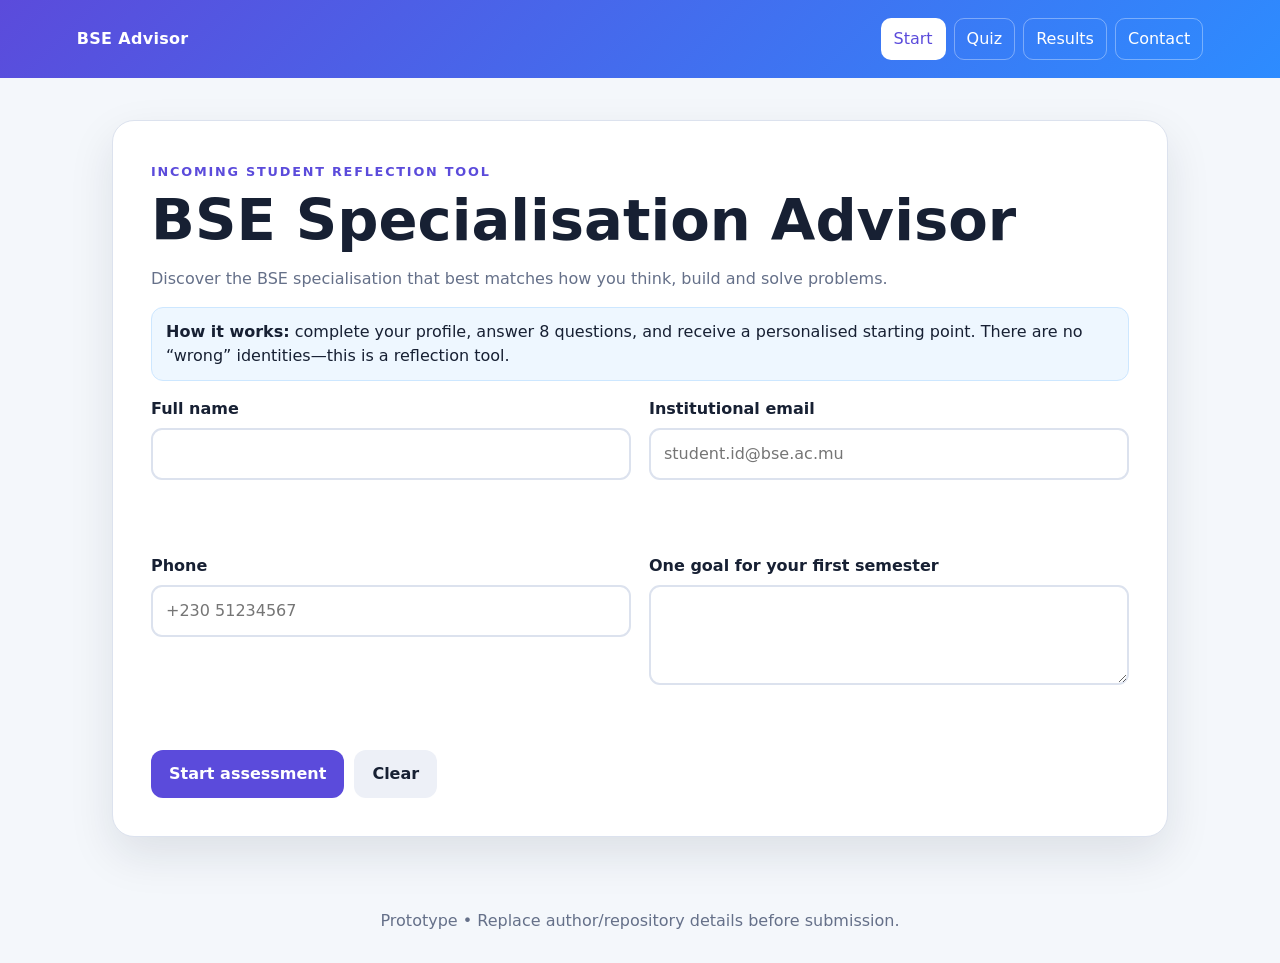
<file: indexse.html>
<!doctype html>
<html lang="en">
<head>
<meta charset="utf-8">
<meta name="viewport" content="width=device-width,initial-scale=1">
<meta name="description" content="Discover the BSE specialisation that best matches how you think, build and solve problems.">
<title>BSE Specialisation Advisor</title>
<link rel="stylesheet" href="stylese.css">
</head>
<body>
<div class="app-shell">
<header>
  <div class="nav">
    <div class="brand">BSE Advisor</div>
    <div class="nav-actions">
      <button data-nav="landing" class="active" onclick="showView('landing')">Start</button>
      <button data-nav="quiz" onclick="showView('quiz')">Quiz</button>
      <button data-nav="results" onclick="showView('results')">Results</button>
      <button data-nav="contact" onclick="showView('contact')">Contact</button>
    </div>
  </div>
</header>

<main>
<section id="landing" class="view active">
  <div class="hero">
    <span class="kicker">Incoming Student Reflection Tool</span>
    <h1>BSE Specialisation Advisor</h1>
    <p class="muted">Discover the BSE specialisation that best matches how you think, build and solve problems.</p>
    <div class="notice"><strong>How it works:</strong> complete your profile, answer 8 questions, and receive a personalised starting point. There are no “wrong” identities—this is a reflection tool.</div>
    <form id="profileForm" novalidate>
      <div class="grid">
        <div class="field"><label for="name">Full name</label><input id="name" name="name" autocomplete="name"><span class="error-message"></span></div>
        <div class="field"><label for="email">Institutional email</label><input id="email" name="email" type="email" placeholder="student.id@bse.ac.mu"><span class="error-message"></span></div>
        <div class="field"><label for="phone">Phone</label><input id="phone" name="phone" placeholder="+230 51234567"><span class="error-message"></span></div>
        <div class="field"><label for="goal">One goal for your first semester</label><textarea id="goal" name="goal" rows="3"></textarea><span class="error-message"></span></div>
      </div>
      <div class="actions"><button class="btn" type="button" onclick="startQuiz()">Start assessment</button><button class="btn secondary" type="reset">Clear</button></div>
    </form>
  </div>
</section>

<section id="quiz" class="view">
  <div class="quiz-top"><div><strong id="qNumber">Question 1 of 8</strong><div class="progress"><span id="progressBar"></span></div></div><div class="timer">Time <span id="timer">02:00</span></div></div>
  <div id="timeoutWarning" class="notice" hidden><strong>Time expired.</strong> Your current answers will be submitted.</div>
  <article class="card">
    <span class="kicker">Interactive question</span>
    <h2 id="questionText"></h2>
    <div id="media"></div>
    <div id="options"></div>
    <div class="actions"><button id="nextBtn" class="btn" onclick="nextQuestion()" disabled>Next</button></div>
  </article>
</section>

<section id="results" class="view">
  <div class="grid">
    <article class="card result-card"><span class="kicker">Your strongest match</span><div id="resultScore" class="result-score">0</div><h2 id="resultTitle">Complete the quiz</h2><p id="resultFeedback"></p><p><strong>Next step:</strong> <span id="recommendation"></span></p><p id="timeoutResult" class="muted"></p></article>
    <article class="card"><h2>Profile graph</h2><canvas id="resultChart" width="760" height="360" aria-label="Canvas profile bar chart"></canvas></article>
  </div>
  <div class="actions"><button class="btn" onclick="showView('quiz')">Review quiz</button><button class="btn secondary" onclick="showView('landing')">Start again</button></div>
</section>

<section id="contact" class="view">
  <div class="grid">
    <article class="card"><span class="kicker">Author / project</span><h2>Built for incoming students</h2><p>This prototype demonstrates semantic HTML, responsive CSS, JavaScript state management, regex validation, DOM updates, a custom timer and Canvas 2D rendering.</p><p><strong>Author:</strong> Your Name</p><p><strong>GitHub:</strong> <a href="https://github.com/" target="_blank" rel="noopener">Project repository</a></p><p><strong>Live site:</strong> GitHub Pages deployment link goes here.</p></article>
    <form class="card" onsubmit="submitContact(event)" novalidate>
      <h2>Contact & feedback</h2>
      <div class="field"><label for="contactName">Name</label><input id="contactName" name="contactName"><span class="error-message"></span></div>
      <div class="field"><label for="contactEmail">Email</label><input id="contactEmail" name="contactEmail" type="email"><span class="error-message"></span></div>
      <div class="field"><label for="message">Message</label><textarea id="message" name="message" rows="5"></textarea><span class="error-message"></span></div>
      <button class="btn" type="submit">Send feedback</button>
      <p id="contactSuccess" class="notice" hidden>Thanks! Your feedback has been validated locally.</p>
    </form>
  </div>
</section>
</main>
<div class="footer">Prototype • Replace author/repository details before submission.</div>
</div>
<script src="scriptse.js"></script>
</body>
</html>
</file>
<file: stylese.css>
/* ---------- Global layout and visual system ---------- */
:root{
  --ink:#172033; --muted:#657089; --paper:#ffffff; --bg:#f4f7fb;
  --brand:#5b4bdb; --brand2:#19a974; --danger:#d83a56; --success:#198754;
  --border:#dce2ee; --shadow:0 18px 45px rgba(23,32,51,.10);
}
*{box-sizing:border-box}
body{margin:0;font-family:Inter,system-ui,-apple-system,Segoe UI,sans-serif;background:var(--bg);color:var(--ink);line-height:1.5}
button,input,textarea{font:inherit}
button{cursor:pointer}
a{color:var(--brand)}
.app-shell{min-height:100vh}
header{background:linear-gradient(135deg,var(--brand),#2d8cff);color:#fff;padding:18px 6vw;position:sticky;top:0;z-index:10}
.nav{display:flex;align-items:center;justify-content:space-between;gap:20px}
.brand{font-weight:800;letter-spacing:.3px}
.nav-actions{display:flex;gap:8px;flex-wrap:wrap}
.nav button{background:transparent;color:#fff;border:1px solid rgba(255,255,255,.35);padding:8px 12px;border-radius:10px}
.nav button.active,.nav button:hover{background:#fff;color:var(--brand)}
main{max-width:1100px;margin:0 auto;padding:42px 22px}
.view{display:none;animation:fade .25s ease}
.view.active{display:block}
@keyframes fade{from{opacity:0;transform:translateY(6px)}to{opacity:1;transform:none}}
.hero,.card{background:var(--paper);border:1px solid var(--border);border-radius:22px;box-shadow:var(--shadow)}
.hero{padding:38px}
h1{font-size:clamp(2rem,5vw,3.6rem);line-height:1.05;margin:8px 0 14px}
h2{margin-top:0}
.kicker{font-size:.8rem;text-transform:uppercase;letter-spacing:.14em;font-weight:800;color:var(--brand)}
.muted{color:var(--muted)}
.grid{display:grid;grid-template-columns:repeat(2,minmax(0,1fr));gap:18px}
.card{padding:24px}
.field{margin:16px 0}
label{display:block;font-weight:700;margin-bottom:7px}
input,textarea,select{width:100%;padding:12px 13px;border:2px solid var(--border);border-radius:11px;background:#fff;outline:none}
input:focus,textarea:focus{border-color:var(--brand)}
.is-valid{border-color:var(--success)!important}
.is-invalid{border-color:var(--danger)!important}
.error-message{display:block;color:var(--danger);font-size:.84rem;min-height:20px;margin-top:4px}
.btn{border:0;border-radius:12px;padding:12px 18px;font-weight:800;background:var(--brand);color:#fff}
.btn.secondary{background:#edf0f7;color:var(--ink)}
.btn.success{background:var(--success)}
.btn:disabled{opacity:.5;cursor:not-allowed}
.actions{display:flex;gap:10px;flex-wrap:wrap;margin-top:18px}
.notice{padding:12px 14px;border-radius:12px;background:#eef7ff;border:1px solid #cde7ff}
.quiz-top{display:flex;justify-content:space-between;gap:15px;align-items:center;flex-wrap:wrap;margin-bottom:18px}
.progress{height:10px;background:#e8ecf5;border-radius:999px;overflow:hidden}
.progress span{display:block;height:100%;width:0;background:linear-gradient(90deg,var(--brand),#2d8cff);transition:width .2s}
.timer{font-weight:900;font-variant-numeric:tabular-nums;color:var(--brand)}
.option{display:block;width:100%;text-align:left;border:2px solid var(--border);background:#fff;padding:14px;border-radius:13px;margin:10px 0}
.option.selected{border-color:var(--brand);background:#f2f0ff}
.option input{width:auto;margin-right:8px}
.media-box{border-radius:18px;background:#111a2c;color:#fff;padding:20px;margin:18px 0}
.hotspot{position:relative;max-width:720px;margin:auto;border-radius:18px;overflow:hidden;background:#e9eef8;aspect-ratio:16/8}
.hotspot .zone{position:absolute;border:3px dashed rgba(255,255,255,.9);background:rgba(91,75,219,.18);border-radius:14px;color:#172033;font-weight:800}
.hotspot .z1{left:5%;top:12%;width:20%;height:32%}.hotspot .z2{left:28%;top:12%;width:20%;height:32%}
.hotspot .z3{left:51%;top:12%;width:20%;height:32%}.hotspot .z4{left:28%;top:52%;width:43%;height:32%}
.result-score{font-size:3rem;font-weight:900;color:var(--brand)}
.result-card{border-left:7px solid var(--brand)}
canvas{width:100%;max-width:760px;height:360px;border:1px solid var(--border);border-radius:18px;background:#fff}
.footer{text-align:center;color:var(--muted);padding:30px}
@media(max-width:700px){.grid{grid-template-columns:1fr}.hero{padding:25px}main{padding:24px 14px}.nav{align-items:flex-start;flex-direction:column}}
</file>
